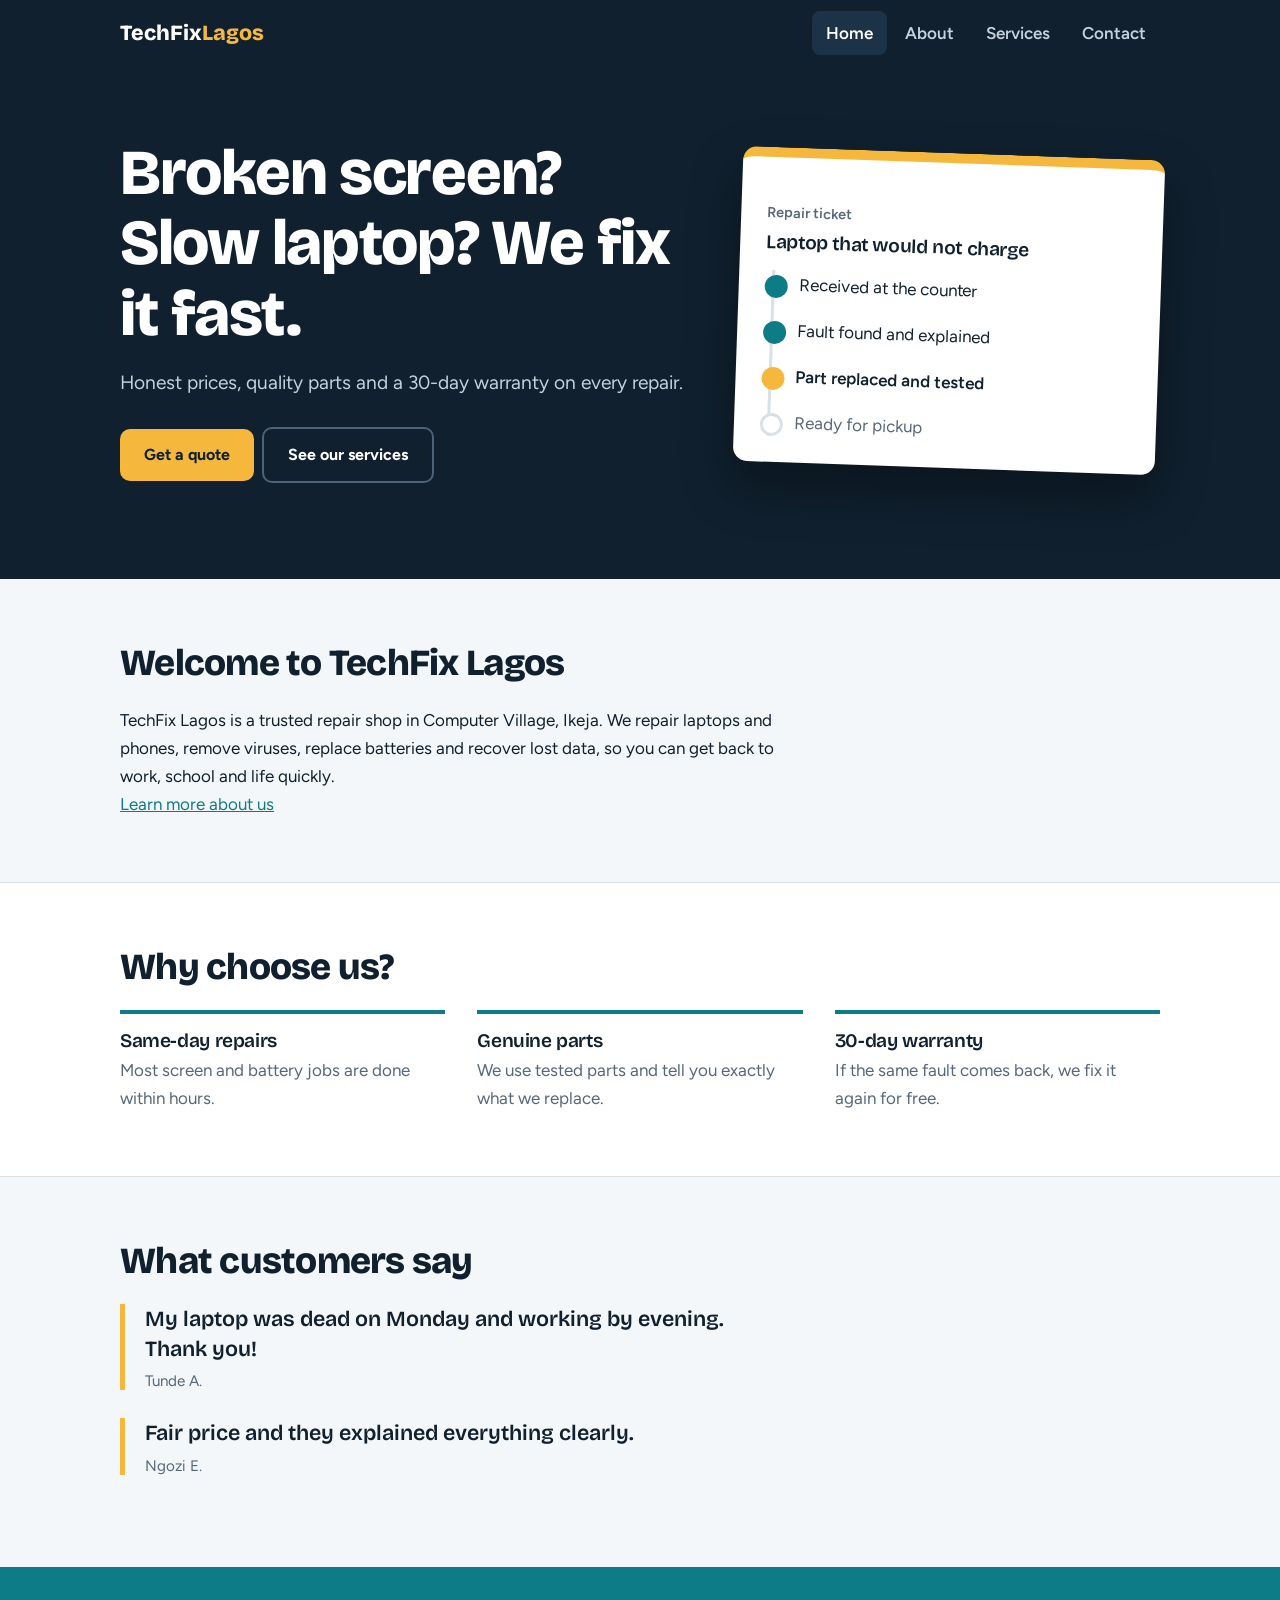
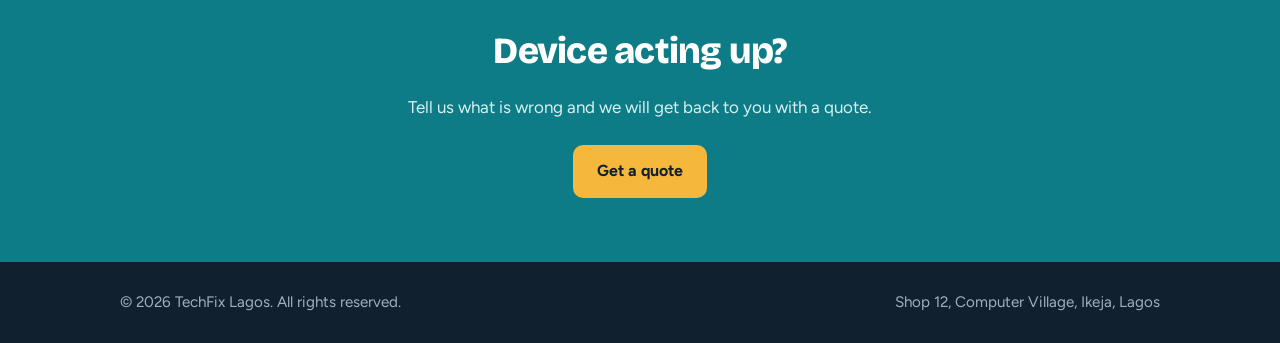
<file: index.html>
<!DOCTYPE html>
<html lang="en">
<head>
<meta charset="utf-8">
<meta name="viewport" content="width=device-width, initial-scale=1">
<title>Home | TechFix Lagos</title>
<meta name="description" content="TechFix Lagos - fast, honest laptop and phone repairs.">
<link rel="preconnect" href="https://fonts.googleapis.com">
<link rel="preconnect" href="https://fonts.gstatic.com" crossorigin>
<link href="https://fonts.googleapis.com/css2?family=Bricolage+Grotesque:wght@600;800&family=Figtree:wght@400;600;700&display=swap" rel="stylesheet">
<link rel="stylesheet" href="style.css">
</head>
<body>
<header><div class="wrap bar"><a class="logo" href="index.html">TechFix<span>Lagos</span></a>
<button id="menu" aria-label="Menu" aria-expanded="false" aria-controls="nav">&#9776;</button>
<nav id="nav"><ul><li><a href="index.html" aria-current=page>Home</a></li><li><a href="about.html">About</a></li><li><a href="services.html">Services</a></li><li><a href="contact.html">Contact</a></li></ul></nav></div></header>
<main>
<section class="hero"><div class="wrap"><div>
<h1>Broken screen? Slow laptop? We fix it fast.</h1>
<p>Honest prices, quality parts and a 30-day warranty on every repair.</p>
<a class="btn" href="contact.html">Get a quote</a><a class="btn alt" href="services.html">See our services</a></div>
<aside class="ticket" aria-label="Example repair ticket"><p class="tag">Repair ticket</p><h3>Laptop that would not charge</h3>
<ol class="steps"><li class="done">Received at the counter</li><li class="done">Fault found and explained</li><li class="now">Part replaced and tested</li><li>Ready for pickup</li></ol></aside></div></section>
<section><div class="wrap"><h2>Welcome to TechFix Lagos</h2>
<p>TechFix Lagos is a trusted repair shop in Computer Village, Ikeja. We repair laptops and phones, remove viruses, replace batteries and recover lost data, so you can get back to work, school and life quickly.</p>
<p><a href="about.html">Learn more about us</a></p></div></section>
<section class="alt-bg"><div class="wrap"><h2>Why choose us?</h2><div class="why">
<div><h3>Same-day repairs</h3><p>Most screen and battery jobs are done within hours.</p></div>
<div><h3>Genuine parts</h3><p>We use tested parts and tell you exactly what we replace.</p></div>
<div><h3>30-day warranty</h3><p>If the same fault comes back, we fix it again for free.</p></div></div></div></section>
<section><div class="wrap"><h2>What customers say</h2>
<blockquote>My laptop was dead on Monday and working by evening. Thank you!<cite>Tunde A.</cite></blockquote>
<blockquote>Fair price and they explained everything clearly.<cite>Ngozi E.</cite></blockquote></div></section>
<section class="cta"><div class="wrap"><h2>Device acting up?</h2><p>Tell us what is wrong and we will get back to you with a quote.</p><a class="btn" href="contact.html">Get a quote</a></div></section>
</main>
<footer><div class="wrap foot"><p>&copy; 2026 TechFix Lagos. All rights reserved.</p><p>Shop 12, Computer Village, Ikeja, Lagos</p></div></footer>
<script src="script.js"></script>
</body>
</html>
</file>
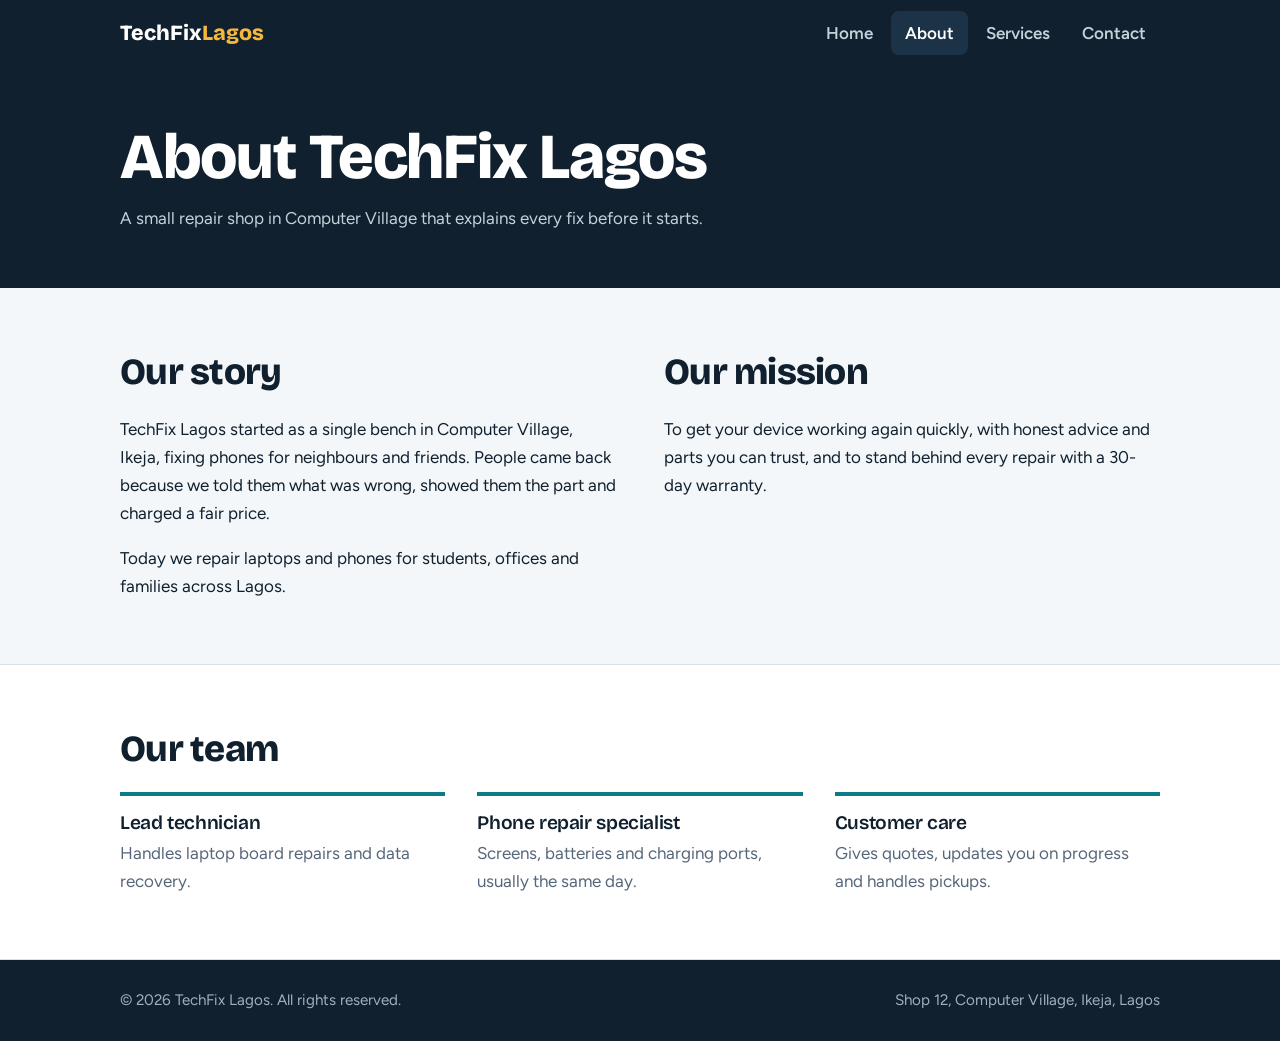
<file: about.html>
<!DOCTYPE html>
<html lang="en">
<head>
<meta charset="utf-8">
<meta name="viewport" content="width=device-width, initial-scale=1">
<title>About | TechFix Lagos</title>
<meta name="description" content="TechFix Lagos - fast, honest laptop and phone repairs.">
<link rel="preconnect" href="https://fonts.googleapis.com">
<link rel="preconnect" href="https://fonts.gstatic.com" crossorigin>
<link href="https://fonts.googleapis.com/css2?family=Bricolage+Grotesque:wght@600;800&family=Figtree:wght@400;600;700&display=swap" rel="stylesheet">
<link rel="stylesheet" href="style.css">
</head>
<body>
<header><div class="wrap bar"><a class="logo" href="index.html">TechFix<span>Lagos</span></a>
<button id="menu" aria-label="Menu" aria-expanded="false" aria-controls="nav">&#9776;</button>
<nav id="nav"><ul><li><a href="index.html">Home</a></li><li><a href="about.html" aria-current=page>About</a></li><li><a href="services.html">Services</a></li><li><a href="contact.html">Contact</a></li></ul></nav></div></header>
<main>
<div class="page-head"><div class="wrap"><h1>About TechFix Lagos</h1><p>A small repair shop in Computer Village that explains every fix before it starts.</p></div></div>
<section><div class="wrap two"><div><h2>Our story</h2><p>TechFix Lagos started as a single bench in Computer Village, Ikeja, fixing phones for neighbours and friends. People came back because we told them what was wrong, showed them the part and charged a fair price.</p>
<p style="margin-top:1em">Today we repair laptops and phones for students, offices and families across Lagos.</p></div>
<div><h2>Our mission</h2><p>To get your device working again quickly, with honest advice and parts you can trust, and to stand behind every repair with a 30-day warranty.</p></div></div></section>
<section class="alt-bg"><div class="wrap"><h2>Our team</h2><div class="why">
<div><h3>Lead technician</h3><p>Handles laptop board repairs and data recovery.</p></div>
<div><h3>Phone repair specialist</h3><p>Screens, batteries and charging ports, usually the same day.</p></div>
<div><h3>Customer care</h3><p>Gives quotes, updates you on progress and handles pickups.</p></div></div></div></section>
</main>
<footer><div class="wrap foot"><p>&copy; 2026 TechFix Lagos. All rights reserved.</p><p>Shop 12, Computer Village, Ikeja, Lagos</p></div></footer>
<script src="script.js"></script>
</body>
</html>
</file>
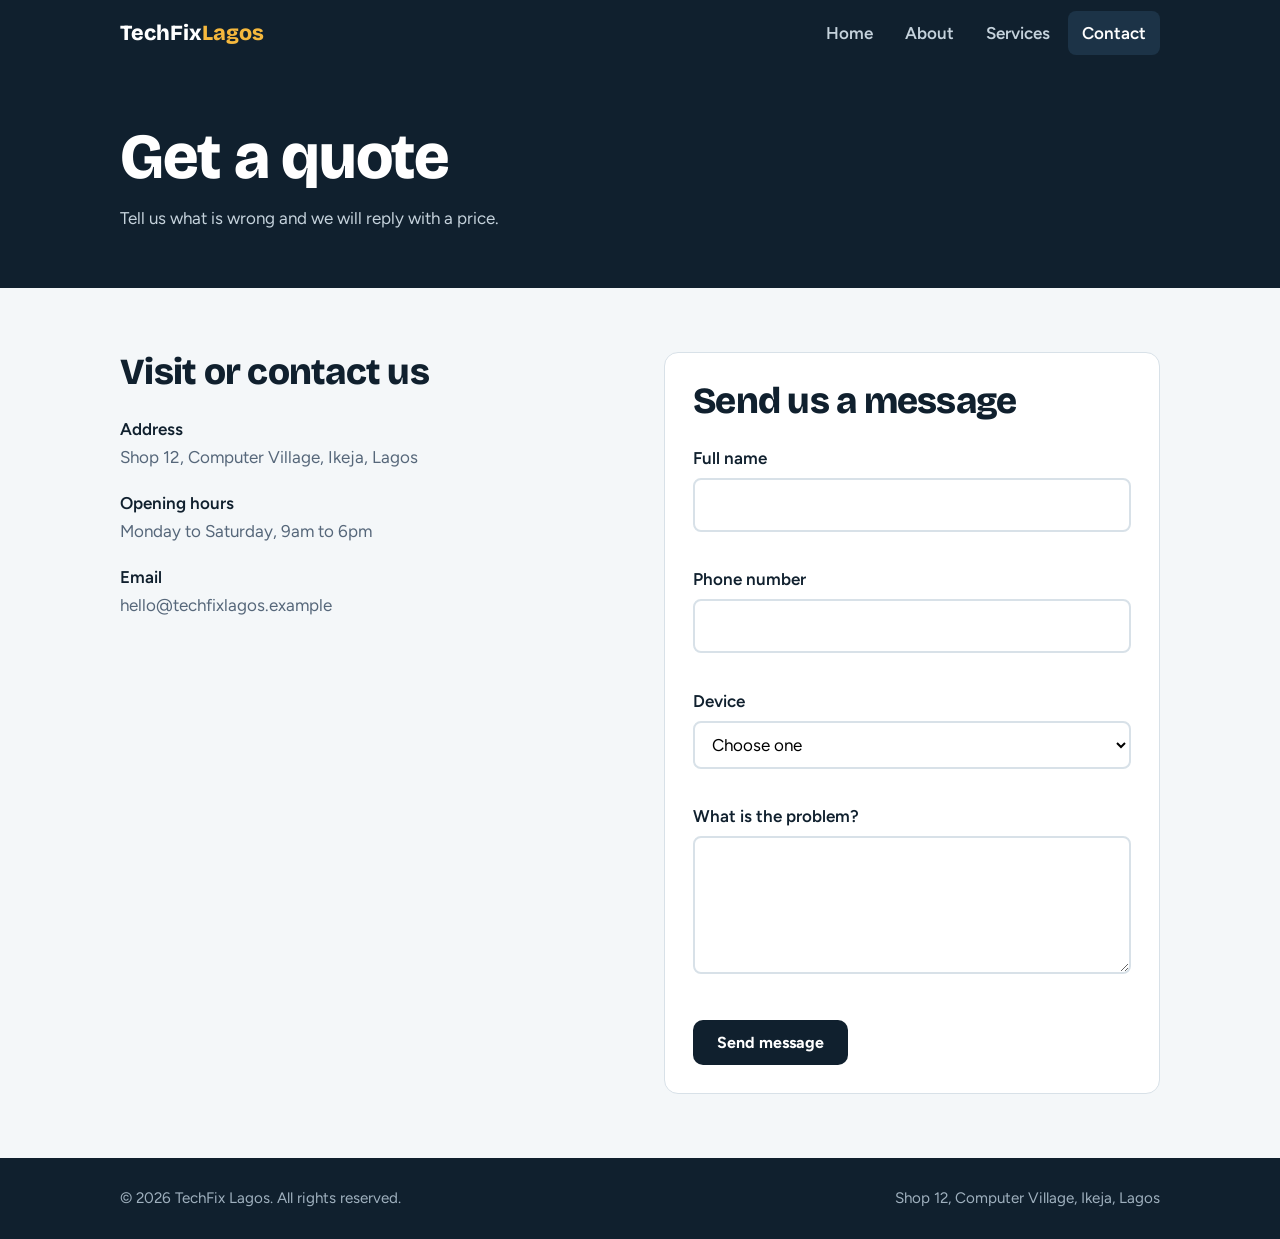
<file: contact.html>
<!DOCTYPE html>
<html lang="en">
<head>
<meta charset="utf-8">
<meta name="viewport" content="width=device-width, initial-scale=1">
<title>Contact | TechFix Lagos</title>
<meta name="description" content="TechFix Lagos - fast, honest laptop and phone repairs.">
<link rel="preconnect" href="https://fonts.googleapis.com">
<link rel="preconnect" href="https://fonts.gstatic.com" crossorigin>
<link href="https://fonts.googleapis.com/css2?family=Bricolage+Grotesque:wght@600;800&family=Figtree:wght@400;600;700&display=swap" rel="stylesheet">
<link rel="stylesheet" href="style.css">
</head>
<body>
<header><div class="wrap bar"><a class="logo" href="index.html">TechFix<span>Lagos</span></a>
<button id="menu" aria-label="Menu" aria-expanded="false" aria-controls="nav">&#9776;</button>
<nav id="nav"><ul><li><a href="index.html">Home</a></li><li><a href="about.html">About</a></li><li><a href="services.html">Services</a></li><li><a href="contact.html" aria-current=page>Contact</a></li></ul></nav></div></header>
<main>
<div class="page-head"><div class="wrap"><h1>Get a quote</h1><p>Tell us what is wrong and we will reply with a price.</p></div></div>
<section><div class="wrap two"><div><h2>Visit or contact us</h2><dl class="info">
<dt>Address</dt><dd>Shop 12, Computer Village, Ikeja, Lagos</dd>
<dt>Opening hours</dt><dd>Monday to Saturday, 9am to 6pm</dd>
<dt>Email</dt><dd>hello@techfixlagos.example</dd></dl></div>
<form id="quote-form" novalidate><h2>Send us a message</h2>
<label for="name">Full name</label><input id="name" name="name" autocomplete="name"><div class="err" id="err-name"></div>
<label for="phone">Phone number</label><input id="phone" name="phone" type="tel" autocomplete="tel"><div class="err" id="err-phone"></div>
<label for="device">Device</label><select id="device" name="device"><option value="">Choose one</option><option>Laptop</option><option>Phone</option></select><div class="err" id="err-device"></div>
<label for="message">What is the problem?</label><textarea id="message" name="message" rows="4"></textarea><div class="err" id="err-message"></div>
<button class="btn" type="submit">Send message</button>
<p id="ok" hidden role="status">Thank you. Your message has been received and we will reply shortly.</p></form></div></section>
</main>
<footer><div class="wrap foot"><p>&copy; 2026 TechFix Lagos. All rights reserved.</p><p>Shop 12, Computer Village, Ikeja, Lagos</p></div></footer>
<script src="script.js"></script>
</body>
</html>
</file>
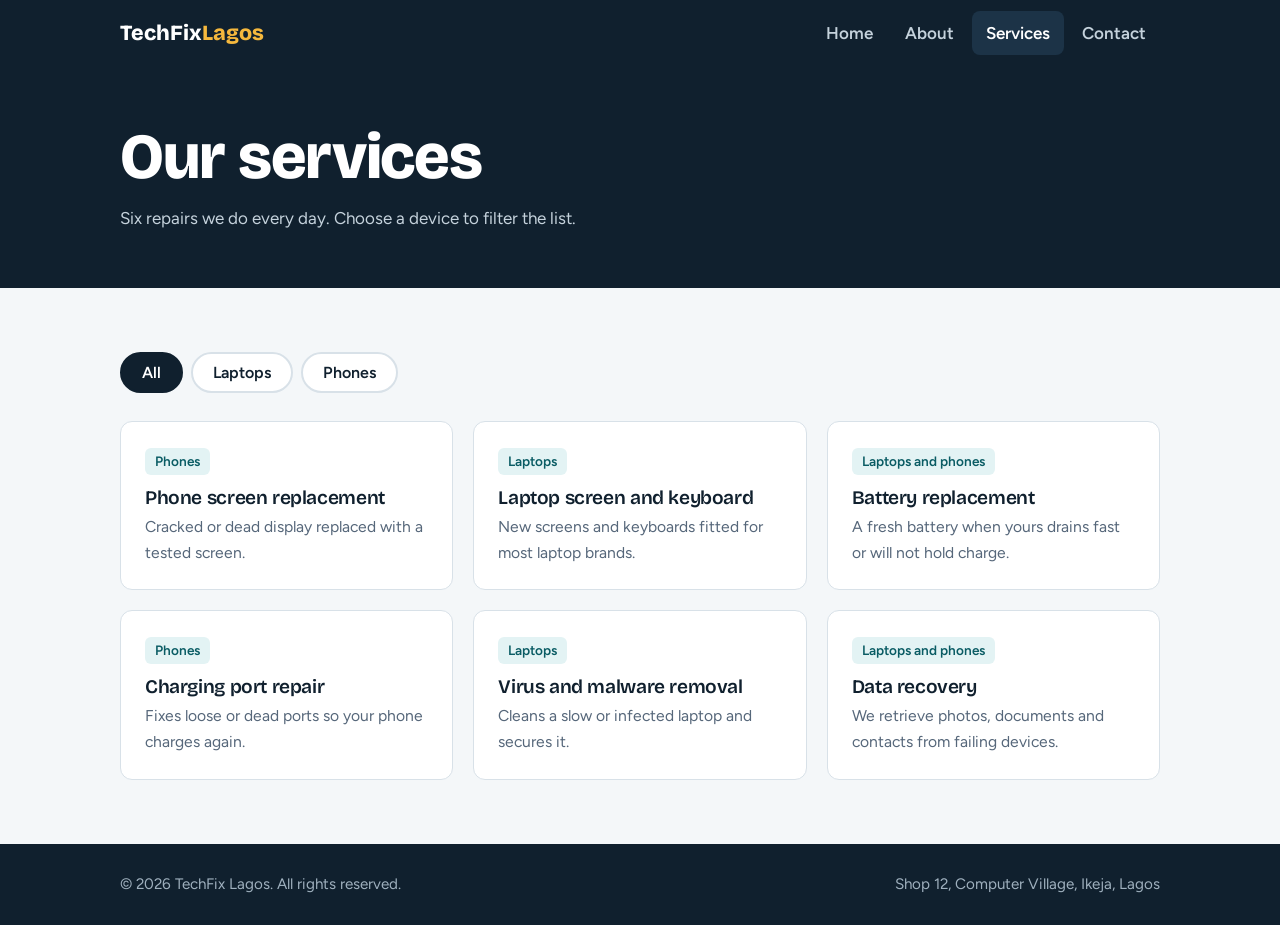
<file: services.html>
<!DOCTYPE html>
<html lang="en">
<head>
<meta charset="utf-8">
<meta name="viewport" content="width=device-width, initial-scale=1">
<title>Services | TechFix Lagos</title>
<meta name="description" content="TechFix Lagos - fast, honest laptop and phone repairs.">
<link rel="preconnect" href="https://fonts.googleapis.com">
<link rel="preconnect" href="https://fonts.gstatic.com" crossorigin>
<link href="https://fonts.googleapis.com/css2?family=Bricolage+Grotesque:wght@600;800&family=Figtree:wght@400;600;700&display=swap" rel="stylesheet">
<link rel="stylesheet" href="style.css">
</head>
<body>
<header><div class="wrap bar"><a class="logo" href="index.html">TechFix<span>Lagos</span></a>
<button id="menu" aria-label="Menu" aria-expanded="false" aria-controls="nav">&#9776;</button>
<nav id="nav"><ul><li><a href="index.html">Home</a></li><li><a href="about.html">About</a></li><li><a href="services.html" aria-current=page>Services</a></li><li><a href="contact.html">Contact</a></li></ul></nav></div></header>
<main>
<div class="page-head"><div class="wrap"><h1>Our services</h1><p>Six repairs we do every day. Choose a device to filter the list.</p></div></div>
<section><div class="wrap"><div class="filters" role="group" aria-label="Filter services">
<button data-f="all" aria-pressed="true">All</button><button data-f="laptops" aria-pressed="false">Laptops</button><button data-f="phones" aria-pressed="false">Phones</button></div>
<div class="grid"><article class="card" data-cat="phones"><span class="kind">Phones</span><h3>Phone screen replacement</h3><p>Cracked or dead display replaced with a tested screen.</p></article><article class="card" data-cat="laptops"><span class="kind">Laptops</span><h3>Laptop screen and keyboard</h3><p>New screens and keyboards fitted for most laptop brands.</p></article><article class="card" data-cat="laptops phones"><span class="kind">Laptops and phones</span><h3>Battery replacement</h3><p>A fresh battery when yours drains fast or will not hold charge.</p></article><article class="card" data-cat="phones"><span class="kind">Phones</span><h3>Charging port repair</h3><p>Fixes loose or dead ports so your phone charges again.</p></article><article class="card" data-cat="laptops"><span class="kind">Laptops</span><h3>Virus and malware removal</h3><p>Cleans a slow or infected laptop and secures it.</p></article><article class="card" data-cat="laptops phones"><span class="kind">Laptops and phones</span><h3>Data recovery</h3><p>We retrieve photos, documents and contacts from failing devices.</p></article></div></div></section>
</main>
<footer><div class="wrap foot"><p>&copy; 2026 TechFix Lagos. All rights reserved.</p><p>Shop 12, Computer Village, Ikeja, Lagos</p></div></footer>
<script src="script.js"></script>
</body>
</html>
</file>
<file: style.css>
:root{--ink:#10202e;--paper:#f4f7f9;--teal:#0e7c86;--amber:#f5b83d;--mute:#56677a;--line:#d8e1e8}
*{box-sizing:border-box;margin:0}
body{font:17px/1.65 Figtree,system-ui,sans-serif;color:var(--ink);background:var(--paper)}
h1,h2,h3{font-family:'Bricolage Grotesque',Figtree,sans-serif;line-height:1.1;letter-spacing:-.02em}
h1{font-size:clamp(2.3rem,6vw,4rem);font-weight:800}
h2{font-size:clamp(1.6rem,3.5vw,2.3rem);font-weight:800;margin-bottom:.6em}
h3{font-size:1.2rem;font-weight:600;margin-bottom:.3em}
p{max-width:62ch}
a{color:var(--teal)}
:focus-visible{outline:3px solid var(--amber);outline-offset:2px}
.wrap{max-width:1080px;margin:0 auto;padding:0 20px}
section{padding:64px 0}
header{background:var(--ink);position:sticky;top:0;z-index:10}
.bar{display:flex;align-items:center;justify-content:space-between;height:66px}
.logo{font:800 1.35rem 'Bricolage Grotesque',sans-serif;color:#fff;text-decoration:none}
.logo span{color:var(--amber)}
nav ul{display:flex;gap:4px;list-style:none;padding:0}
nav a{display:block;padding:8px 14px;border-radius:8px;color:#c5d2dc;text-decoration:none;font-weight:600}
nav a:hover,nav a[aria-current]{background:#1c3347;color:#fff}
#menu{display:none;background:none;border:1px solid #3a5266;color:#fff;font-size:1.3rem;border-radius:8px;padding:4px 12px;cursor:pointer}
.hero{background:var(--ink);color:#fff;padding:72px 0 96px}
.hero .wrap{display:grid;grid-template-columns:1.15fr .85fr;gap:48px;align-items:center}
.hero p{color:#c5d2dc;font-size:1.2rem;margin:18px 0 28px}
.btn{display:inline-block;background:var(--amber);color:var(--ink);font-weight:700;padding:13px 24px;border-radius:10px;text-decoration:none;border:0;font-size:1rem;cursor:pointer;font-family:inherit}
.btn:hover{background:#ffc95a}
.btn.alt{background:transparent;color:#fff;border:2px solid #4a6378;margin-left:8px}
.btn.alt:hover{border-color:#fff}
.ticket{background:#fff;color:var(--ink);border-radius:14px;padding:26px;border-top:10px solid var(--amber);transform:rotate(2deg);box-shadow:0 24px 50px rgba(0,0,0,.35)}
.ticket .tag{font-weight:600;color:var(--mute);font-size:.9rem;margin-bottom:6px}
.steps{list-style:none;padding:0;margin-top:18px;border-left:3px solid var(--line);margin-left:7px}
.steps li{position:relative;padding:0 0 18px 24px;color:var(--mute)}
.steps li:last-child{padding-bottom:0}
.steps li:before{content:"";position:absolute;left:-10px;top:5px;width:17px;height:17px;border-radius:50%;background:#fff;border:3px solid var(--line)}
.steps .done{color:var(--ink)}.steps .done:before{background:var(--teal);border-color:var(--teal)}
.steps .now{color:var(--ink);font-weight:600}.steps .now:before{border-color:var(--amber);background:var(--amber);animation:p 1.6s infinite}
@keyframes p{50%{box-shadow:0 0 0 7px rgba(245,184,61,.3)}}
.why{display:grid;grid-template-columns:repeat(3,1fr);gap:32px}
.why div{border-top:4px solid var(--teal);padding-top:16px}
.why p,.muted{color:var(--mute)}
.alt-bg{background:#fff;border-block:1px solid var(--line)}
blockquote{font:600 1.35rem/1.4 'Bricolage Grotesque',sans-serif;border-left:5px solid var(--amber);padding-left:20px;margin-bottom:28px;max-width:46ch}
blockquote cite{display:block;font:400 .95rem Figtree,sans-serif;color:var(--mute);margin-top:8px}
.cta{background:var(--teal);color:#fff;text-align:center}
.cta p{margin:0 auto 24px;color:#d8f1f3}
.page-head{background:var(--ink);color:#fff;padding:56px 0}
.page-head p{color:#c5d2dc;margin-top:12px}
.filters{display:flex;gap:8px;margin-bottom:28px;flex-wrap:wrap}
.filters button{font:600 1rem Figtree,sans-serif;padding:9px 20px;border-radius:99px;border:2px solid var(--line);background:#fff;color:var(--ink);cursor:pointer}
.filters button[aria-pressed=true]{background:var(--ink);border-color:var(--ink);color:#fff}
.grid{display:grid;grid-template-columns:repeat(3,1fr);gap:20px}
.card{background:#fff;border:1px solid var(--line);border-radius:12px;padding:24px}
.card[hidden]{display:none}
.card .kind{display:inline-block;font-size:.85rem;font-weight:600;background:#e3f3f4;color:#0a5c64;border-radius:6px;padding:2px 10px;margin-bottom:12px}
.card p{color:var(--mute);font-size:.98rem}
.two{display:grid;grid-template-columns:1fr 1fr;gap:48px}
.info dt{font-weight:600;margin-top:18px}.info dd{margin:0;color:var(--mute)}
form{background:#fff;border:1px solid var(--line);border-radius:14px;padding:28px}
label{display:block;font-weight:600;margin-top:16px}
input,select,textarea{width:100%;font:inherit;padding:11px 13px;margin-top:6px;border:2px solid var(--line);border-radius:8px;background:#fff}
input:focus,select:focus,textarea:focus{border-color:var(--teal);outline:0}
.err{color:#b3261e;font-size:.9rem;min-height:1.2em}
.bad{border-color:#b3261e}
#ok{background:#e3f6ea;color:#14532d;padding:12px 16px;border-radius:8px;margin-top:16px}
form .btn{margin-top:20px;background:var(--ink);color:#fff}
form .btn:hover{background:var(--teal)}
footer{background:var(--ink);color:#9fb0be;padding:28px 0;font-size:.95rem}
.foot{display:flex;justify-content:space-between;gap:12px;flex-wrap:wrap}
@media(max-width:820px){
#menu{display:block}
nav{display:none;position:absolute;top:66px;left:0;right:0;background:var(--ink);padding:8px 20px 16px}
nav.open{display:block}nav ul{flex-direction:column}
.hero .wrap,.two,.why,.grid{grid-template-columns:1fr}
.ticket{transform:none}.btn.alt{margin:10px 0 0}}
@media(prefers-reduced-motion:reduce){*{animation:none!important}}
</file>
